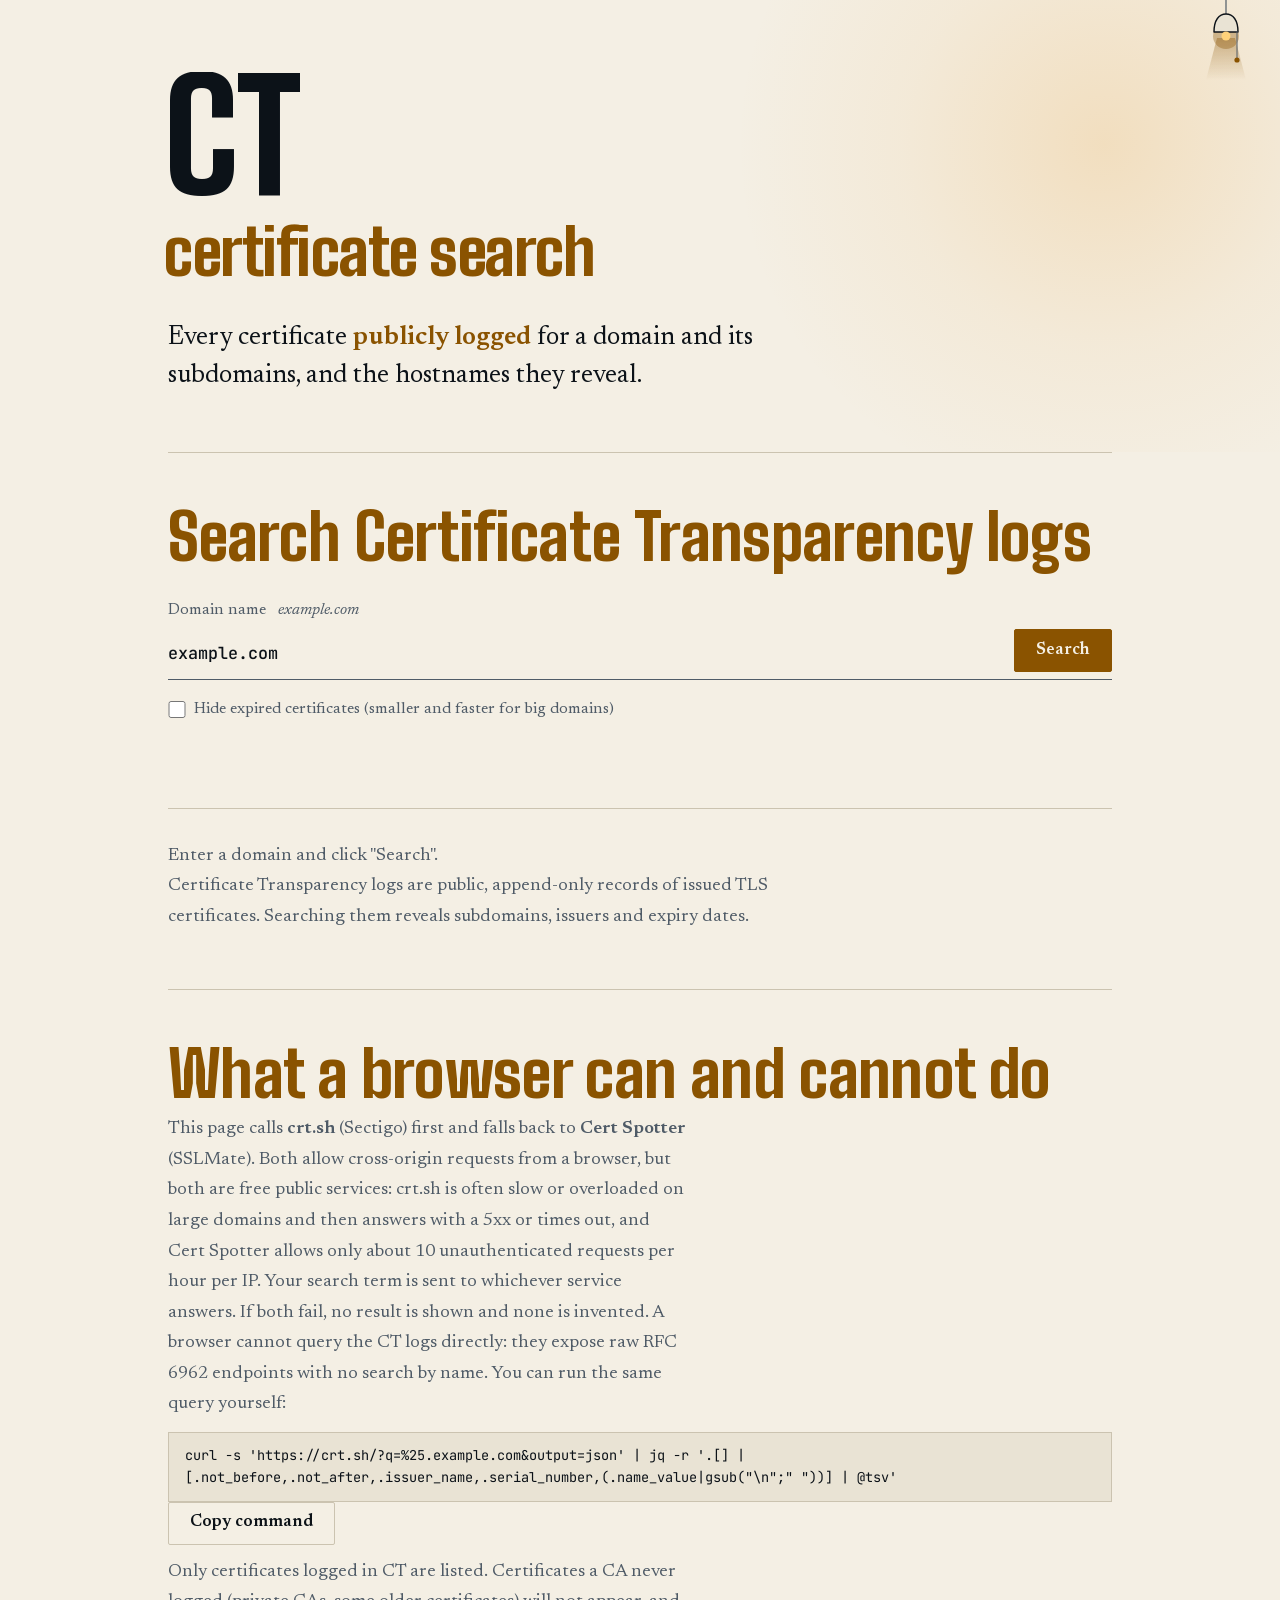
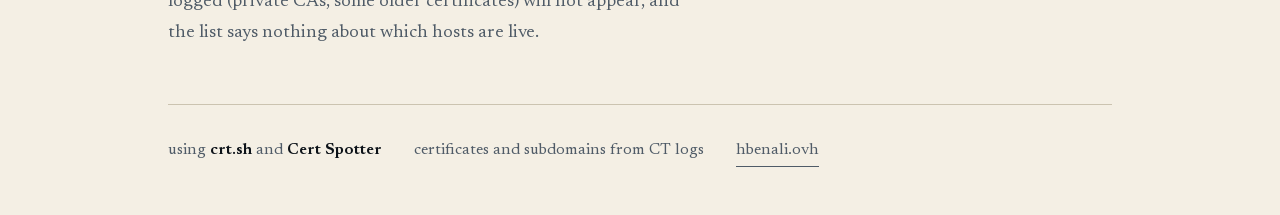
<file: index.html>
<!DOCTYPE html>
<html lang="en">
<head>
  <meta charset="UTF-8">
  <meta name="viewport" content="width=device-width, initial-scale=1.0">
  <title>Certificate Transparency Search — Certificates and Subdomains of a Domain</title>
  <meta name="description" content="Free Certificate Transparency search. List the TLS certificates logged for a domain and its subdomains: names, issuer, validity, serial, expiry flags and a de-duplicated subdomain list. Copy as CSV.">
  <meta name="robots" content="index, follow">
  <link rel="canonical" href="https://ct.hbenali.ovh/">

  <!-- Security (static hosting: no custom HTTP headers, so CSP/referrer are set here; X-Frame-Options/X-Content-Type-Options need a real header and aren't achievable via meta) -->
  <meta http-equiv="Content-Security-Policy" content="default-src 'self'; script-src 'self'; style-src 'self'; font-src 'self'; img-src 'self' data:; connect-src https://crt.sh https://api.certspotter.com; object-src 'none'; base-uri 'self'; form-action 'self'">
  <meta name="referrer" content="strict-origin-when-cross-origin">

  <!-- Open Graph -->
  <meta property="og:type" content="website">
  <meta property="og:title" content="Certificate Transparency Search — Certificates and Subdomains of a Domain">
  <meta property="og:description" content="List the certificates in public CT logs for a domain, with issuers, expiry and unique subdomains.">
  <meta property="og:url" content="https://ct.hbenali.ovh/">
  <meta property="og:site_name" content="CT Search">
  <meta property="og:locale" content="en_US">
  <meta property="og:image" content="https://ct.hbenali.ovh/favicon.svg">
  <meta property="og:image:type" content="image/svg+xml">

  <!-- Twitter Card -->
  <meta name="twitter:card" content="summary">
  <meta name="twitter:title" content="Certificate Transparency Search — Certificates and Subdomains of a Domain">
  <meta name="twitter:description" content="List the certificates in public CT logs for a domain, with issuers, expiry and unique subdomains.">
  <meta name="twitter:image" content="https://ct.hbenali.ovh/favicon.svg">

  <!-- SVG Favicon -->
  <link rel="icon" type="image/svg+xml" href="/favicon.svg">
  <link rel="alternate icon" href="/favicon.ico">
  <link rel="apple-touch-icon" href="/apple-touch-icon.png">
  <meta name="color-scheme" content="dark light">
  <meta name="theme-color" content="#0c1218" media="(prefers-color-scheme: dark)">
  <meta name="theme-color" content="#f4efe4" media="(prefers-color-scheme: light)">
  <link rel="manifest" href="/manifest.json">
  <meta name="mobile-web-app-capable" content="yes">
  <meta name="apple-mobile-web-app-capable" content="yes">
  <meta name="apple-mobile-web-app-status-bar-style" content="black-translucent">
  <meta name="apple-mobile-web-app-title" content="CT Search">

  <!-- crt.sh and Cert Spotter are only called on demand after a search -->
  <link rel="dns-prefetch" href="https://crt.sh">

  <!-- Structured data -->
  <script type="application/ld+json">
  {
    "@context": "https://schema.org",
    "@graph": [
      {
        "@type": "WebSite",
        "url": "https://ct.hbenali.ovh/",
        "name": "CT Search",
        "description": "Free Certificate Transparency search: certificates and subdomains logged for a domain.",
        "potentialAction": {
          "@type": "SearchAction",
          "target": "https://ct.hbenali.ovh/?domain={search_term_string}",
          "query-input": "required name=search_term_string"
        }
      },
      {
        "@type": "WebApplication",
        "name": "CT Search",
        "url": "https://ct.hbenali.ovh/",
        "applicationCategory": "SecurityApplication",
        "operatingSystem": "Any",
        "description": "List the certificates in public Certificate Transparency logs for a domain, with issuers, validity, expiry flags and a unique subdomain list.",
        "offers": { "@type": "Offer", "price": "0", "priceCurrency": "USD" }
      }
    ]
  }
  </script>


  <link rel="preload" href="/fonts/big-shoulders-latin-wght.woff2" as="font" type="font/woff2" crossorigin>
  <link rel="preload" href="/fonts/newsreader-latin-wght.woff2" as="font" type="font/woff2" crossorigin>
  <script src="/theme.js"></script>
  <link rel="stylesheet" href="/site.css">
</head>

<body>
<a class="skip" href="#domainInput">Skip to the tool</a>
<header class="hero">
  <div class="wrap">
    <h1 class="display">
      <span class="line"><span>CT</span></span>
      <span class="line"><span>certificate search</span></span>
    </h1>
    <p class="lead">Every certificate <strong>publicly logged</strong> for a domain and its subdomains, and the hostnames they reveal.</p>
  </div>
</header>

<main>
  <section class="block wrap" aria-labelledby="lookupTitle">
    <h2 class="block-title" id="lookupTitle">Search Certificate Transparency logs</h2>

    <form class="field input-group" id="searchForm" novalidate>
      <label for="domainInput">
        <span>Domain name</span>
        <i>example.com</i>
      </label>
      <div class="field-row domain-input-wrapper">
        <input type="text" id="domainInput" placeholder="e.g. example.com" value="example.com" spellcheck="false" autocomplete="off" autocapitalize="none">
        <button class="btn" id="checkBtn" type="submit">
          <span id="btnText">Search</span>
          <span id="btnLoader" hidden></span>
        </button>
      </div>
      <div class="opts">
        <label for="hideExpired"><input type="checkbox" id="hideExpired"> Hide expired certificates (smaller and faster for big domains)</label>
      </div>
    </form>
    <p class="status" id="status" role="status" aria-live="polite"></p>

    <div class="result-area" id="resultContainer" aria-live="polite">
      <div class="state empty empty-state" id="placeholderState">
        <p>Enter a domain and click "Search".<br>Certificate Transparency logs are public, append-only records of issued TLS certificates. Searching them reveals subdomains, issuers and expiry dates.</p>
      </div>
      <div id="recordsContainer" hidden></div>
      <div id="errorContainer" hidden></div>
    </div>
  </section>

  <section class="block wrap" aria-labelledby="limitsTitle">
    <h2 class="block-title" id="limitsTitle">What a browser can and cannot do</h2>
    <p class="block-note">This page calls <strong>crt.sh</strong> (Sectigo) first and falls back to <strong>Cert Spotter</strong> (SSLMate). Both allow cross-origin requests from a browser, but both are free public services: crt.sh is often slow or overloaded on large domains and then answers with a 5xx or times out, and Cert Spotter allows only about 10 unauthenticated requests per hour per IP. Your search term is sent to whichever service answers. If both fail, no result is shown and none is invented. A browser cannot query the CT logs directly: they expose raw RFC 6962 endpoints with no search by name. You can run the same query yourself:</p>
    <div class="curl" id="curlBox"></div>
    <div class="actions">
      <button type="button" class="btn quiet" id="copyCurl">Copy command</button>
    </div>
    <p class="block-note">Only certificates logged in CT are listed. Certificates a CA never logged (private CAs, some older certificates) will not appear, and the list says nothing about which hosts are live.</p>
  </section>
</main>

<div class="foot">
  <footer>
    <span>using <strong>crt.sh</strong> and <strong>Cert Spotter</strong></span>
    <span>certificates and subdomains from CT logs</span>
    <a href="https://hbenali.ovh" target="_blank" rel="noopener noreferrer">hbenali.ovh</a>
  </footer>
</div>

<script src="/app.js" defer></script>
</body>
</html>
</file>
<file: site.css>
/* ct.hbenali.ovh: one stylesheet for every page. Dark editorial design system shared with hbenali.ovh.
   Fonts are self-hosted (see fonts/README.md). */

@font-face { font-family: 'Big Shoulders'; font-style: normal; font-weight: 600 900; font-display: swap; src: url('fonts/big-shoulders-latin-wght.woff2') format('woff2'); }
@font-face { font-family: 'Newsreader'; font-style: normal; font-weight: 200 800; font-display: swap; src: url('fonts/newsreader-latin-wght.woff2') format('woff2'); }
@font-face { font-family: 'Newsreader'; font-style: italic; font-weight: 200 800; font-display: swap; src: url('fonts/newsreader-italic-latin-wght.woff2') format('woff2'); }
@font-face { font-family: 'JetBrains Mono'; font-style: normal; font-weight: 100 800; font-display: swap; src: url('fonts/jetbrains-mono-latin-wght.woff2') format('woff2'); }

:root {
    --ink: #0c1218;
    --slate: #17212b;
    --line: #263341;
    --bone: #e7e1d3;
    --mist: #8e9aa6;
    --sodium: #e9a23b;
    --verdigris: #5db7a0;
    --fail: #e5776f;
    --glow: rgba(233, 162, 59, 0.2);
    --glow-soft: rgba(233, 162, 59, 0.06);

    --display: 'Big Shoulders', 'Arial Narrow', Impact, sans-serif;
    --serif: 'Newsreader', Georgia, serif;
    --mono: 'JetBrains Mono', ui-monospace, monospace;

    --gutter: clamp(1.5rem, 4vw, 2.5rem);
    color-scheme: dark;
}

/* Light: follows the system setting until the lamp (theme.js) is used. Dark above is the default and the identity.
   Contrast on --ink (page) / --slate (surface): text 16/14.7, muted 6.0/5.4, accent 5.5/4.9, ok 5.2/4.7, fail 5.7/5.1. */
@media (prefers-color-scheme: light) {
    :root:not([data-theme="dark"]) {
        --ink: #f4efe4;
        --slate: #e9e3d4;
        --line: #cbc3b0;
        --bone: #0c1218;
        --mist: #4f5b67;
        --sodium: #8a5300;
        --verdigris: #1b7058;
        --fail: #b3261e;
        --glow: rgba(233, 162, 59, 0.22);
        --glow-soft: rgba(233, 162, 59, 0.07);
        color-scheme: light;
    }
}
:root[data-theme="light"] {
    --ink: #f4efe4;
    --slate: #e9e3d4;
    --line: #cbc3b0;
    --bone: #0c1218;
    --mist: #4f5b67;
    --sodium: #8a5300;
    --verdigris: #1b7058;
    --fail: #b3261e;
    --glow: rgba(233, 162, 59, 0.22);
    --glow-soft: rgba(233, 162, 59, 0.07);
    color-scheme: light;
}

*, *::before, *::after { box-sizing: border-box; margin: 0; padding: 0; }

html { background: var(--ink); }

body {
    min-height: 100vh;
    background: var(--ink);
    color: var(--bone);
    font-family: var(--serif);
    font-size: 1.125rem;
    line-height: 1.7;
    font-optical-sizing: auto;
    -webkit-font-smoothing: antialiased;
    text-rendering: optimizeLegibility;
}

::selection { background: var(--sodium); color: var(--ink); }
:focus-visible { outline: 2px solid var(--sodium); outline-offset: 4px; border-radius: 2px; }

a { color: inherit; }
ul { list-style: none; }
strong { font-weight: 600; }
code { font-family: var(--mono); font-size: 0.85em; background: var(--slate); padding: 0.1em 0.4em; border-radius: 2px; overflow-wrap: anywhere; }
[hidden] { display: none !important; }

.sr-only { position: absolute; width: 1px; height: 1px; overflow: hidden; clip-path: inset(50%); white-space: nowrap; }
.skip { position: fixed; top: 0.75rem; left: 0.75rem; z-index: 60; background: var(--sodium); color: var(--ink); padding: 0.5rem 1rem; transform: translateY(-300%); }
.skip:focus { transform: none; }

/* Underline that draws in on hover and focus. */
.link, footer a, .note a {
    text-decoration: none;
    background-image: linear-gradient(currentColor, currentColor);
    background-repeat: no-repeat;
    background-size: 100% 1px;
    background-position: 0 100%;
    padding-bottom: 2px;
    transition: background-size 0.35s cubic-bezier(0.22, 1, 0.36, 1), color 0.2s;
}
.link:hover, .link:focus-visible, footer a:hover, footer a:focus-visible, .note a:hover, .note a:focus-visible { color: var(--sodium); background-size: 100% 2px; }

.display { font-family: var(--display); font-weight: 800; line-height: 0.86; letter-spacing: -0.01em; }

.wrap { max-width: 64rem; margin: 0 auto; padding-inline: var(--gutter); }

/* Hero */
.hero { position: relative; isolation: isolate; overflow: hidden; padding-block: 4.5rem 3.5rem; }
.hero::before {
    content: ''; position: absolute; z-index: -1; top: -14rem; right: -12rem;
    width: min(46rem, 140vw); aspect-ratio: 1; border-radius: 50%;
    background: radial-gradient(closest-side, var(--glow), var(--glow-soft) 55%, transparent);
    pointer-events: none;
}
.hero h1 { font-size: clamp(4rem, 17vw, 9.5rem); margin-left: -0.03em; }
.hero h1 .line { display: block; overflow: hidden; padding-bottom: 0.05em; }
.hero h1 .line > span { display: block; animation: rise 1.1s cubic-bezier(0.16, 1, 0.3, 1) both; }
.hero h1 .line:nth-child(2) { color: var(--sodium); font-size: 0.42em; line-height: 1; margin-top: 0.15em; }
.hero h1 .line:nth-child(2) > span { animation-delay: 0.13s; }
.hero .lead { margin-top: 2rem; max-width: 40ch; font-size: clamp(1.25rem, 2.4vw, 1.6rem); line-height: 1.5; animation: fade 0.9s 0.5s both; }
.hero .lead strong { color: var(--sodium); font-weight: 600; }

@keyframes rise { from { transform: translateY(108%); } }
@keyframes fade { from { opacity: 0; transform: translateY(12px); } }

/* Sections */
.block { position: relative; padding-block: 3.5rem; }
.block::before { content: ''; position: absolute; top: 0; left: var(--gutter); right: var(--gutter); height: 1px; background: var(--line); }
.block-title { font-family: var(--display); font-weight: 800; font-size: clamp(2.6rem, 7vw, 4rem); line-height: 0.9; letter-spacing: -0.01em; color: var(--sodium); }
.block-note { margin-top: 0.75rem; max-width: 52ch; color: var(--mist); }

/* Fields */
.field { margin-top: 2rem; }
.field label, .gen-label { display: block; color: var(--mist); font-size: 1rem; margin-bottom: 0.3rem; }
.field label i { font-style: italic; margin-left: 0.5rem; }
.field-row { display: flex; align-items: stretch; gap: 1rem; border-bottom: 1px solid var(--mist); transition: border-color 0.2s; }
.field-row:focus-within { border-color: var(--sodium); }
input[type="text"], input[type="number"], select {
    background: none; border: 0; color: var(--bone); border-radius: 0;
    font: 500 1.05rem/1.3 var(--mono); padding: 0.75rem 0; outline: 0; min-width: 0;
}
.field-row input { flex: 1; }
input::placeholder { color: var(--mist); opacity: 0.8; }
select { cursor: pointer; width: 100%; appearance: none; -webkit-appearance: none; }
select option { background: var(--slate); color: var(--bone); }

.btn {
    display: inline-flex; align-items: center; justify-content: center; gap: 0.6rem;
    background: var(--sodium); color: var(--ink); border: 1px solid var(--sodium); padding: 0.55rem 1.3rem;
    font: 600 1.05rem/1.4 var(--serif); border-radius: 2px; cursor: pointer;
    transition: background-color 0.2s, color 0.2s, transform 0.2s;
}
.btn:hover, .btn:focus-visible { background: var(--bone); border-color: var(--bone); transform: translateY(-2px); }
.btn:disabled { opacity: 0.7; cursor: progress; transform: none; }
.btn.quiet { background: none; color: var(--bone); border-color: var(--line); }
.btn.quiet:hover, .btn.quiet:focus-visible { border-color: var(--sodium); color: var(--sodium); background: none; }
.field-row .btn { align-self: center; margin-bottom: 0.4rem; }

.loader { width: 0.9rem; height: 0.9rem; border: 2px solid var(--ink); border-top-color: transparent; border-radius: 50%; animation: spin 0.8s linear infinite; }
@keyframes spin { to { transform: rotate(360deg); } }

/* Result states */
.result-area { margin-top: 2.5rem; }
.state { border-top: 1px solid var(--line); padding-top: 1.5rem; }
.state-title { font-family: var(--display); font-weight: 800; font-size: 1.9rem; line-height: 1.05; }
.state p { margin-top: 0.5rem; max-width: 60ch; color: var(--mist); }
.state p strong { color: var(--bone); }
.state.empty { color: var(--mist); }
.state.warn { border-top-color: var(--sodium); }
.state.warn .state-title { color: var(--sodium); }
.state.ok { border-top-color: var(--verdigris); }
.state.ok .state-title { color: var(--verdigris); }
.state.fail { border-top-color: var(--fail); }
.state.fail .state-title { color: var(--fail); }
.state.fail p { color: var(--bone); }
.badge-domain { font: 500 1rem var(--mono); color: var(--bone); overflow-wrap: anywhere; display: block; margin-top: 0.5rem; }

.record-list { margin-top: 1.25rem; }
.record-item { display: flex; flex-wrap: wrap; align-items: baseline; gap: 0.3rem 1.25rem; border-top: 1px solid var(--line); padding: 0.9rem 0; font: 0.95rem/1.5 var(--mono); }
.record-item:last-child { border-bottom: 1px solid var(--line); }
.flag-tag { color: var(--sodium); }
.flag-tag .k { font-family: var(--serif); color: var(--mist); font-size: 1rem; margin-right: 0.4rem; }
.record-value { overflow-wrap: anywhere; min-width: 0; }
.count { margin-top: 0.75rem; color: var(--mist); font-size: 1rem; }

/* Generator */
.gen-grid { margin-top: 2rem; display: grid; gap: 1.75rem; }
.gen-row { border-bottom: 1px solid var(--mist); transition: border-color 0.2s; position: relative; }
.gen-row:focus-within { border-color: var(--sodium); }
.gen-row .hint { color: var(--mist); font-size: 1rem; display: block; padding-bottom: 0.5rem; }
.gen-row.v { border-bottom: 0; }
.value-input-wrapper { position: relative; border-bottom: 1px solid var(--mist); transition: border-color 0.2s; }
.value-input-wrapper:focus-within { border-color: var(--sodium); }
.value-input-wrapper input { width: 100%; }

.suggestions-dropdown {
    display: none; position: absolute; z-index: 20; left: 0; right: 0; top: 100%;
    max-height: 14rem; overflow-y: auto; background: var(--slate); border: 1px solid var(--line); border-radius: 2px;
    font: 0.95rem/1.4 var(--mono);
}
.suggestions-dropdown div { padding: 0.55rem 0.9rem; cursor: pointer; border-bottom: 1px solid var(--line); overflow-wrap: anywhere; }
.suggestions-dropdown div:last-child { border-bottom: 0; }
.suggestions-dropdown div:hover, .suggestions-dropdown div.active { background: var(--ink); color: var(--sodium); }

.field-error { display: none; color: var(--fail); font-size: 1rem; }
.field-error.visible { display: block; }
#loadExistingHint.visible { color: var(--sodium); }

.preview { font: 0.95rem/1.6 var(--mono); background: var(--slate); border: 1px solid var(--line); border-radius: 2px; padding: 1rem 1.25rem; overflow-wrap: anywhere; }
.preview-label { color: var(--mist); font-size: 1rem; margin-bottom: 0.3rem; }

.actions { display: flex; flex-wrap: wrap; gap: 0.75rem 1rem; }
.pub-head { display: flex; align-items: baseline; gap: 0.75rem; flex-wrap: wrap; }
.pub-head h3 { font-family: var(--display); font-weight: 800; font-size: 1.9rem; line-height: 1.05; color: var(--sodium); }
.pub-head span { color: var(--mist); }
.gen-list { margin-top: 0.75rem; }
.gen-list li { display: flex; align-items: center; gap: 1rem; border-top: 1px solid var(--line); padding: 0.4rem 0; font: 0.95rem/1.5 var(--mono); }
.gen-list li:last-child { border-bottom: 1px solid var(--line); }
.gen-list li.none { font: inherit; font-family: var(--serif); font-size: 1.05rem; color: var(--mist); padding: 0.9rem 0; }
.gen-list li span { flex: 1; overflow-wrap: anywhere; min-width: 0; }
.remove-record { background: none; border: 1px solid transparent; color: var(--fail); font: 1.4rem/1 var(--serif); cursor: pointer; padding: 0.35rem 0.7rem; border-radius: 2px; }
.remove-record:hover { border-color: var(--fail); }
.bind-output { display: none; margin-top: 1rem; white-space: pre-wrap; overflow-wrap: anywhere; }

/* Footer */
footer { color: var(--mist); font-size: 1rem; }
.foot { max-width: 64rem; margin: 0 auto; padding: 0 var(--gutter) 3rem; }
.foot > footer { border-top: 1px solid var(--line); padding-top: 2rem; display: flex; flex-wrap: wrap; gap: 0.5rem 2rem; }
.foot strong { color: var(--bone); }

/* 404 */
.nf { min-height: 100vh; display: flex; flex-direction: column; justify-content: center; padding-block: 4rem; position: relative; isolation: isolate; overflow: hidden; }
.nf::before {
    content: ''; position: absolute; z-index: -1; top: -12rem; right: -10rem; width: min(40rem, 140vw); aspect-ratio: 1; border-radius: 50%;
    background: radial-gradient(closest-side, var(--glow), var(--glow-soft) 55%, transparent);
}
.nf-code { font-size: clamp(9rem, 34vw, 22rem); color: var(--sodium); }
.nf h1 { font-size: clamp(2.8rem, 7vw, 5rem); margin-top: 0.5rem; }
.nf .nf-lead { margin-top: 1rem; max-width: 40ch; color: var(--mist); font-size: 1.3rem; }
.nf-links { margin-top: 2rem; display: flex; flex-wrap: wrap; gap: 0.75rem 2rem; font-size: 1.25rem; }
.nf-search { margin-top: 3rem; max-width: 30rem; }

@media (prefers-reduced-motion: reduce) {
    *, *::before, *::after { animation-duration: 0.01ms !important; animation-delay: 0s !important; transition-duration: 0.01ms !important; }
}

/* ---- Theme lamp: pull-cord switch (see theme.js). Lamp on = light theme. ---- */
.theme-lamp {
    position: absolute; /* scrolls away with the page; fixed on pages with a fixed bar, see below */
    top: 0;
    inset-inline-end: clamp(0.75rem, 3vw, 2rem);
    z-index: 1000;
    display: block;
    width: 2.75rem;
    height: 5.25rem;
    padding: 0;
    border: 0;
    background: none;
    cursor: pointer;
    -webkit-tap-highlight-color: transparent;
}
/* Pages with a fixed top bar or fixed top-right controls: the lamp stays visible and the bar
   reserves room for it (lamp offset + lamp width + gap), so it never covers a link. */
html:has(.bar-inner) .theme-lamp,
html:has(.controls) .theme-lamp { position: fixed; }
.bar-inner { padding-inline-end: calc(clamp(0.75rem, 3vw, 2rem) + 2.75rem + 0.75rem); }
.controls { right: calc(clamp(0.75rem, 3vw, 2rem) + 2.75rem + 0.75rem); }
.theme-lamp svg { display: block; width: 100%; height: 100%; overflow: visible; pointer-events: none; }
.lamp-wire { stroke: var(--mist); stroke-width: 1.2; }
.lamp-shade { fill: var(--slate); stroke: var(--bone); stroke-width: 1.4; stroke-linejoin: round; }
.lamp-bulb { fill: var(--line); transition: fill 0.4s; }
.lamp-halo { fill: var(--sodium); opacity: 0; transition: opacity 0.5s; }
.lamp-cone { fill: url(#lamp-cone); opacity: 0; transition: opacity 0.5s; }
.lamp-stop-a { stop-color: var(--sodium); stop-opacity: 0.38; }
.lamp-stop-b { stop-color: var(--sodium); stop-opacity: 0; }
.lamp-cord { stroke: var(--mist); stroke-width: 1; }
.lamp-bead { fill: var(--sodium); }
.theme-lamp[data-on="true"] .lamp-bulb { fill: #ffd27a; }
.theme-lamp[data-on="true"] .lamp-halo { opacity: 0.35; }
.theme-lamp[data-on="true"] .lamp-cone { opacity: 1; }
.lamp-swing { transform-box: view-box; transform-origin: 22px 0; animation: lamp-swing 0.9s ease-out; }
.lamp-pull { animation: lamp-pull 0.45s cubic-bezier(0.3, 1.6, 0.5, 1); }
@keyframes lamp-swing { 20% { transform: rotate(-5deg); } 45% { transform: rotate(3.5deg); } 70% { transform: rotate(-1.5deg); } }
@keyframes lamp-pull { 35% { transform: translateY(10px); } }

/* The theme switch is a plain cross-fade of the whole page. */
html.theme-vt::view-transition-old(root) { animation: 0.45s ease both lamp-fade-out; }
html.theme-vt::view-transition-new(root) { animation: 0.45s ease both lamp-fade-in; }
@keyframes lamp-fade-out { to { opacity: 0; } }
@keyframes lamp-fade-in { from { opacity: 0; } }

@media (prefers-reduced-motion: reduce) {
    .lamp-swing, .lamp-pull { animation: none; }
    .lamp-bulb, .lamp-halo, .lamp-cone { transition: none; }
}

/* ---- Certificate Transparency search ---- */
.opts { margin-top: 1rem; display: flex; flex-wrap: wrap; gap: 0.5rem 1.5rem; color: var(--mist); }
.opts label { display: inline-flex; align-items: center; gap: 0.5rem; cursor: pointer; }
.opts input { accent-color: var(--sodium); width: 1.1rem; height: 1.1rem; }
.status { margin-top: 1rem; color: var(--mist); min-height: 1.5rem; }
.stats { margin-top: 1.5rem; display: grid; grid-template-columns: repeat(auto-fit, minmax(8.5rem, 1fr)); gap: 1rem; }
.stat { border-top: 1px solid var(--line); padding-top: 0.6rem; }
.stat b { display: block; font: 800 2.4rem/1 var(--display); color: var(--bone); }
.stat span { color: var(--mist); font-size: 1rem; }
.stat.warn b { color: var(--sodium); }
.stat.fail b { color: var(--fail); }
.sub-title { font-family: var(--display); font-weight: 800; font-size: 1.9rem; line-height: 1; margin-top: 2.5rem; }
.sub-note { margin-top: 0.4rem; color: var(--mist); max-width: 60ch; }
.filter-row { margin-top: 1.5rem; }
.filter-row .field-row input { width: 100%; }
.tbl-wrap { margin-top: 1rem; overflow-x: auto; border-top: 1px solid var(--line); border-bottom: 1px solid var(--line); }
table { border-collapse: collapse; width: 100%; font-size: 1rem; }
th { text-align: left; color: var(--mist); font: 500 0.95rem var(--serif); padding: 0.6rem 0.9rem 0.6rem 0; border-bottom: 1px solid var(--line); white-space: nowrap; }
td { vertical-align: top; padding: 0.6rem 0.9rem 0.6rem 0; border-bottom: 1px solid var(--line); font: 0.85rem/1.5 var(--mono); }
tr:last-child td { border-bottom: 0; }
td.names { min-width: 16rem; overflow-wrap: anywhere; }
td.names .cn { color: var(--bone); font-weight: 600; }
td.names .san { color: var(--mist); }
td.issuer { min-width: 11rem; overflow-wrap: anywhere; }
td.date { white-space: nowrap; }
td.serial { max-width: 14rem; overflow-wrap: anywhere; color: var(--mist); }
.flag { display: inline-block; margin-left: 0.4rem; font: 600 0.72rem/1.6 var(--mono); letter-spacing: 0.06em; text-transform: uppercase; }
.flag.expired { color: var(--fail); }
.flag.soon { color: var(--sodium); }
.flag.ok { color: var(--verdigris); }
.flag.wild { color: var(--sodium); }
details summary { cursor: pointer; color: var(--sodium); }
.more-row { margin-top: 1rem; display: flex; flex-wrap: wrap; gap: 0.75rem 1rem; align-items: center; }
.more-row .count { margin-top: 0; }
.names-list { margin-top: 1rem; display: grid; grid-template-columns: repeat(auto-fill, minmax(16rem, 1fr)); gap: 0 1.5rem; }
.names-list li { border-top: 1px solid var(--line); padding: 0.4rem 0; font: 0.85rem/1.5 var(--mono); overflow-wrap: anywhere; }
.names-list li .n { color: var(--mist); font-size: 0.75rem; margin-left: 0.4rem; }
.curl { margin-top: 0.75rem; font: 0.85rem/1.6 var(--mono); background: var(--slate); border: 1px solid var(--line); padding: 0.75rem 1rem; white-space: pre-wrap; overflow-wrap: anywhere; }
.provider { margin-top: 0.75rem; color: var(--mist); }
.provider strong { color: var(--bone); }
</file>
